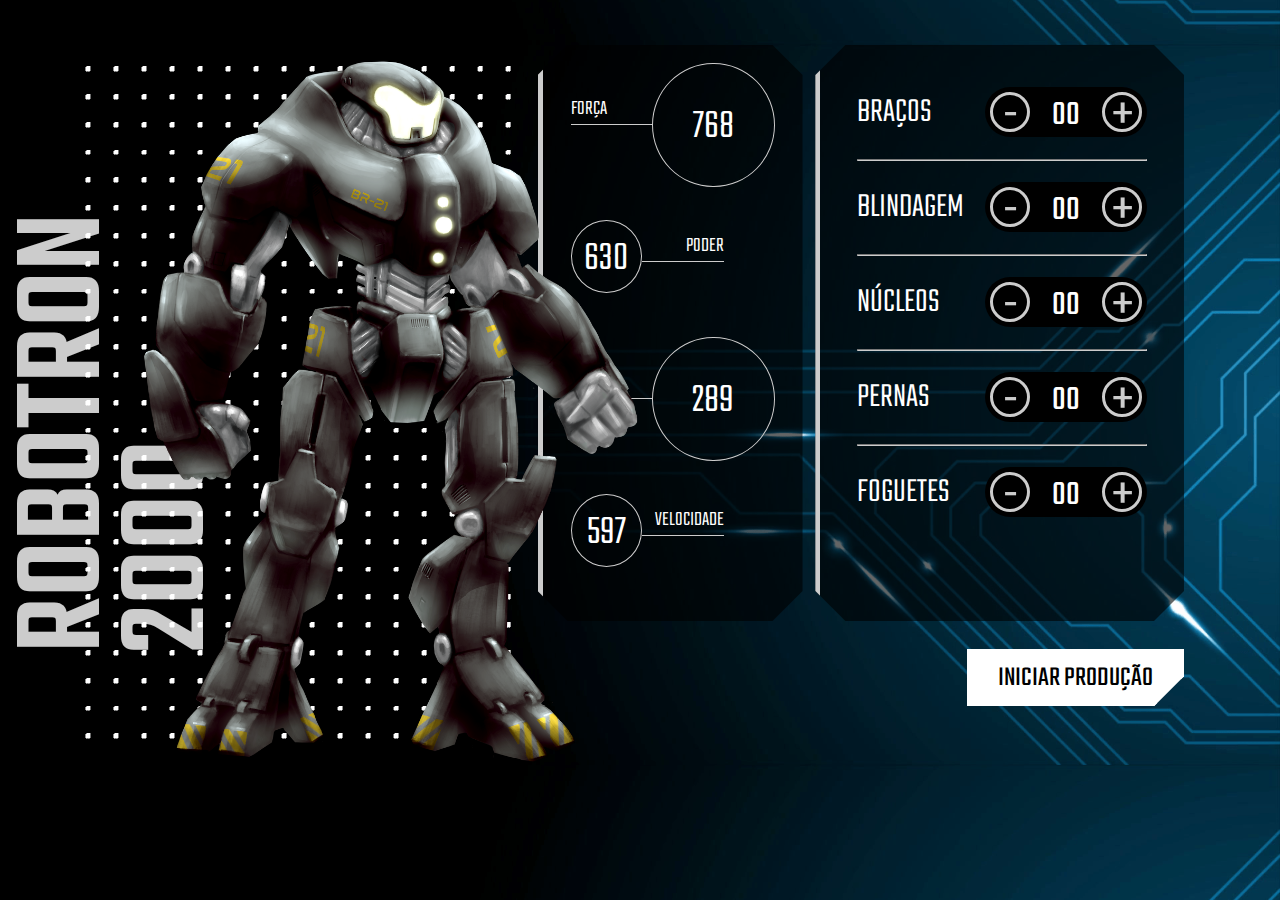
<file: index.html>
<!DOCTYPE html>
<html lang="en">
  <head>
    <meta charset="UTF-8" />
    <meta http-equiv="X-UA-Compatible" content="IE=edge" />
    <meta name="viewport" content="width=device-width, initial-scale=1.0" />
    <link rel="shortcut icon" type="image/jpg" href="img/favicon.ico" />
    <title>Robotron 2000</title>

    <link rel="stylesheet" href="css/style.css" />
    <link rel="preconnect" href="https://fonts.googleapis.com" />
    <link rel="preconnect" href="https://fonts.gstatic.com" crossorigin />
    <link
      href="https://fonts.googleapis.com/css2?family=Teko:wght@300;500&display=swap"
      rel="stylesheet"
    />
  </head>
  <body>
    <main>
      <section class="robotron">
        <img class="robo" id="robotron" src="img/robotron.png" alt="Robotron" />
        <figcaption class="titulo">ROBOTRON <br />2000</figcaption>
      </section>

      <section class="box estatisticas">
        <div class="estatistica">
          <p class="estatistica-titulo">Força</p>
          <div class="estatistica-valor">
            <p class="estatistica-numero">768</p>
          </div>
        </div>
        <div class="estatistica">
          <p class="estatistica-titulo">Poder</p>
          <div class="estatistica-valor">
            <p class="estatistica-numero">630</p>
          </div>
        </div>
        <div class="estatistica">
          <p class="estatistica-titulo">Energia</p>
          <div class="estatistica-valor">
            <p class="estatistica-numero">289</p>
          </div>
        </div>
        <div class="estatistica">
          <p class="estatistica-titulo">Velocidade</p>
          <div class="estatistica-valor">
            <p class="estatistica-numero">597</p>
          </div>
        </div>
      </section>

      <section class="equipamentos">
        <form action="" class="montador">
          <div class="box montador-conteudo">
            <div class="peca">
              <label for="" class="peca-titulo">Braços</label>
              <div class="controle">
                <buttom class="controle-ajuste" id="subtrair">-</buttom>
                <input type="text" class="controle-contador" id="braco" value="00" />
                <buttom class="controle-ajuste" id="somar">+</buttom>
              </div>
            </div>
            <hr class="linha" />
            <div class="peca">
              <label for="" class="peca-titulo">Blindagem</label>
              <div class="controle">
                <buttom class="controle-ajuste">-</buttom>
                <input type="text" class="controle-contador" value="00" />
                <buttom class="controle-ajuste">+</buttom>
              </div>
            </div>
            <hr class="linha" />
            <div class="peca">
              <label for="" class="peca-titulo">Núcleos</label>
              <div class="controle">
                <buttom class="controle-ajuste">-</buttom>
                <input type="text" class="controle-contador" value="00" />
                <buttom class="controle-ajuste">+</buttom>
              </div>
            </div>
            <hr class="linha" />
            <div class="peca">
              <label for="" class="peca-titulo">Pernas</label>
              <div class="controle">
                <buttom class="controle-ajuste">-</buttom>
                <input type="text" class="controle-contador" value="00" />
                <buttom class="controle-ajuste">+</buttom>
              </div>
            </div>
            <hr class="linha" />
            <div class="peca">
              <label for="" class="peca-titulo">Foguetes</label>
              <div class="controle">
                <buttom class="controle-ajuste">-</buttom>
                <input type="text" class="controle-contador" value="00" />
                <buttom class="controle-ajuste">+</buttom>
              </div>
            </div>
          </div>
          <input
            type="submit"
            value="Iniciar produção"
            class="producao"
            id="producao"
          />
        </form>
      </section>
    </main>

		<script src="/script.js"></script>
  </body>
</html>
</file>
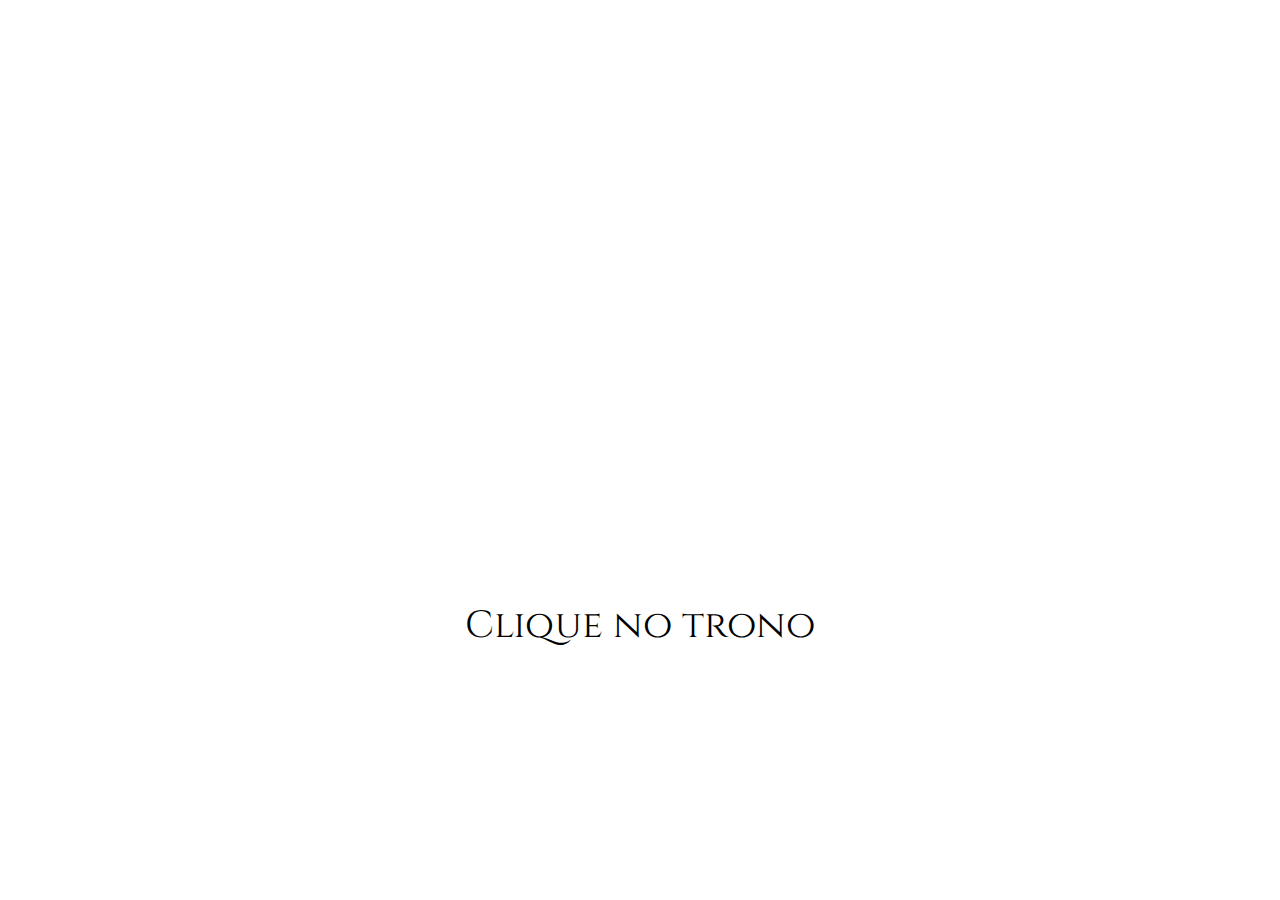
<file: desafio1/index.html>
<!DOCTYPE html>
<html lang="en">
  <head>
    <meta charset="UTF-8" />
    <title>Manipulando o DOM - Aula 1</title>
    <link rel="stylesheet" href="./style.css" />
  </head>
  <body>
    <!-- fonte  -->
    <link rel="preconnect" href="https://fonts.googleapis.com" />
    <link rel="preconnect" href="https://fonts.gstatic.com" crossorigin />
    <link
      href="https://fonts.googleapis.com/css2?family=Cinzel:wght@600&display=swap"
      rel="stylesheet"
    />
    <!-- fonte  -->

    <section class="container">
      <div class="trono"></div>
      <p class="teste" id="texto">O inverno está chegando</p>
    </section>

    <script src="./script.js">
    </script>
  </body>
</html>
</file>
<file: css/style.css>
:root {
    --main-cinza: #CCCCCC;
    --main-branco: #FFFFFF;
    --main-preto: #000000;
}

* {
    box-sizing: border-box;
}

body {
    background: url(../img/fundo.png);
    background-position: center center;
    background-size: 100vw;
    padding: 0;
    margin: 0;
    font-weight: 300;
}

body, input {
    font-family: 'Teko', sans-serif;
}

main {
    width: 80vw;
    height: 80vh;
    margin: 10vh 8vw 10vh 12vw;
    display: flex;
    gap: 1vw;
}

.robotron {
    background: url(../img/estrutura.png) no-repeat;
    background-position: center center;
    margin: 0;
    flex-basis: 40%;
    position: relative;
}

.robo {
    height: 110%;
    z-index: 1;
    position: absolute;
    left: -20%;
    top: -5%;
}

.titulo {
    transform: rotate(180deg);
    font-weight: 500;
    font-size: 130px;
    position: absolute;
    bottom: 7rem;
    left: -3rem;
    line-height: 0.8;
    writing-mode: vertical-rl;
    text-orientation: mixed;
    color: rgba(255,255,255,0.8)
}

.box {
    background: rgba(0,0,0,0.6);
    clip-path: polygon(calc(100% - 30px) 0, 100% 30px, 100% calc(100% - 30px), calc(100% - 30px) 100%, 30px 100%, 0 calc(100% - 30px), 0 30px, 30px 0);
    border-left: 5px solid var(--main-cinza);
    height: 80%;
}

/****************************** Equipamentos *****/

.equipamentos {
    flex-basis: 32%;
}

.montador {
    height: 100%;;
}

.montador-conteudo {
    padding: 2em 10%;
}

.peca {
    padding: 1em 0;
}

.peca-titulo {
    color: var(--main-branco);
    text-transform: uppercase;
    font-size: 2.5em;
}

.controle {
    background: var(--main-preto);
    border-radius: 25px;
    float: right;
    display: inline-flex;
    padding: 5px;
    align-items: center;
    align-self: flex-end;
}

.controle-contador {
    width: 40px;
    height: 35px;
    background: none;
    border: 0;
    margin: 0 1rem;
    color: var(--main-branco);
    text-align: center;
    font-size: 2.5em;
    display: inline-flex;
    align-items: center;
    padding-top: 8px;
}

.controle-ajuste {
    display: inline-block;
    width: 40px;
    height: 40px;
    line-height: 44px;
    border-radius: 50%;
    color: var(--main-cinza);
    font-size: 4em;
    background: var(--main-preto);
    text-align: center;
    border: 3px solid var(--main-cinza);
    cursor: pointer;
}

.linha {
    border-color: var(--main-cinza);
}

.producao {
    margin-top: 1em;
    font-size: 2em;
    text-transform: uppercase;
    padding: 0.2em 1em;
    float: right;
    border: 3px solid var(--main-branco);
    background: var(--main-branco);
    clip-path: polygon(100% 0, 100% calc(100% - 30px), calc(100% - 30px) 100%, 0 100%, 0 0);
    cursor: pointer;
}

.producao:hover {
    background: var(--main-preto);
    color: var(--main-branco)
}



/****************************** Estatísticas *****/
.estatisticas {
    flex-basis: 23%;
    padding: 2em 2em 0;
}

.estatistica {
    color: var(--main-branco);
    display: flex;
    align-items: flex-start;
    height: 25%;
}

.estatistica-titulo {
    font-size: 1.5em;
    border-bottom: 1px solid var(--main-cinza);
    flex-basis: 40%;
    text-transform: uppercase;
    order: 1
}

.estatistica-valor {
    flex-basis: 60%;
    position: relative;
    margin: 10px 0 0;
    order: 2;
    margin: -10px 0 0;
}

.estatistica-valor::after {
    content: "";
    display: block;
    padding-bottom: 100%;
    border: 1px solid var(--main-cinza);
    border-radius: 50%;
}

.estatistica-numero {
    position: absolute;
    top: 50%;
    transform: translateY(-46%);
    width: 100%;
    line-height: 100%;
    text-align: center;
    font-size: 3em;
    margin: 0;
}

.estatistica:nth-child(2n) .estatistica-titulo {
    order: 2;
    text-align: right;
}

.estatistica:nth-child(2n) .estatistica-valor {
    order: 1;
    flex-basis: 35%;
    margin: 10px 0 0;
}

@media screen and (max-width: 1600px) {
    body { 
        font-size: 14px;
    }
    main {
        width: 90vw;
        height: 80vh;
        margin: 5vh auto;
    }
}

@media screen and (max-width: 1200px) {
    body { 
        font-size: 13px;
    }

    main {
        width: 96vw;
        height: 80vh;
        margin: 10vh auto;
    }
}
</file>
<file: desafio1/style.css>
* {
    margin: 0;
    padding: 0;
  }
  
  body {
    background: var(--cor-fundo);
    color: var(--cor-fonte);
    font-family: 'Cinzel', serif;
    font-size: 38px;
    user-select: none;
    transition: 2s;
  }
  
  .container {
    height: 90vh;
    width: 100%;
    display: flex;
    flex-direction: column;
    justify-content: center;
    align-items: center;
    gap: 60px;
  }
  
  .trono {
    background-image: url("https://caelum-online-public.s3.amazonaws.com/1369-alura-mais-dark-mode/trono-preto.png");
    background-size: cover;
    width: 450px;
    height: 350px;
    margin-bottom: 30px;
    position: relative;
    top: 10%;
    right: 5%
  }

  .teste {
    color: black;
  }
</file>
